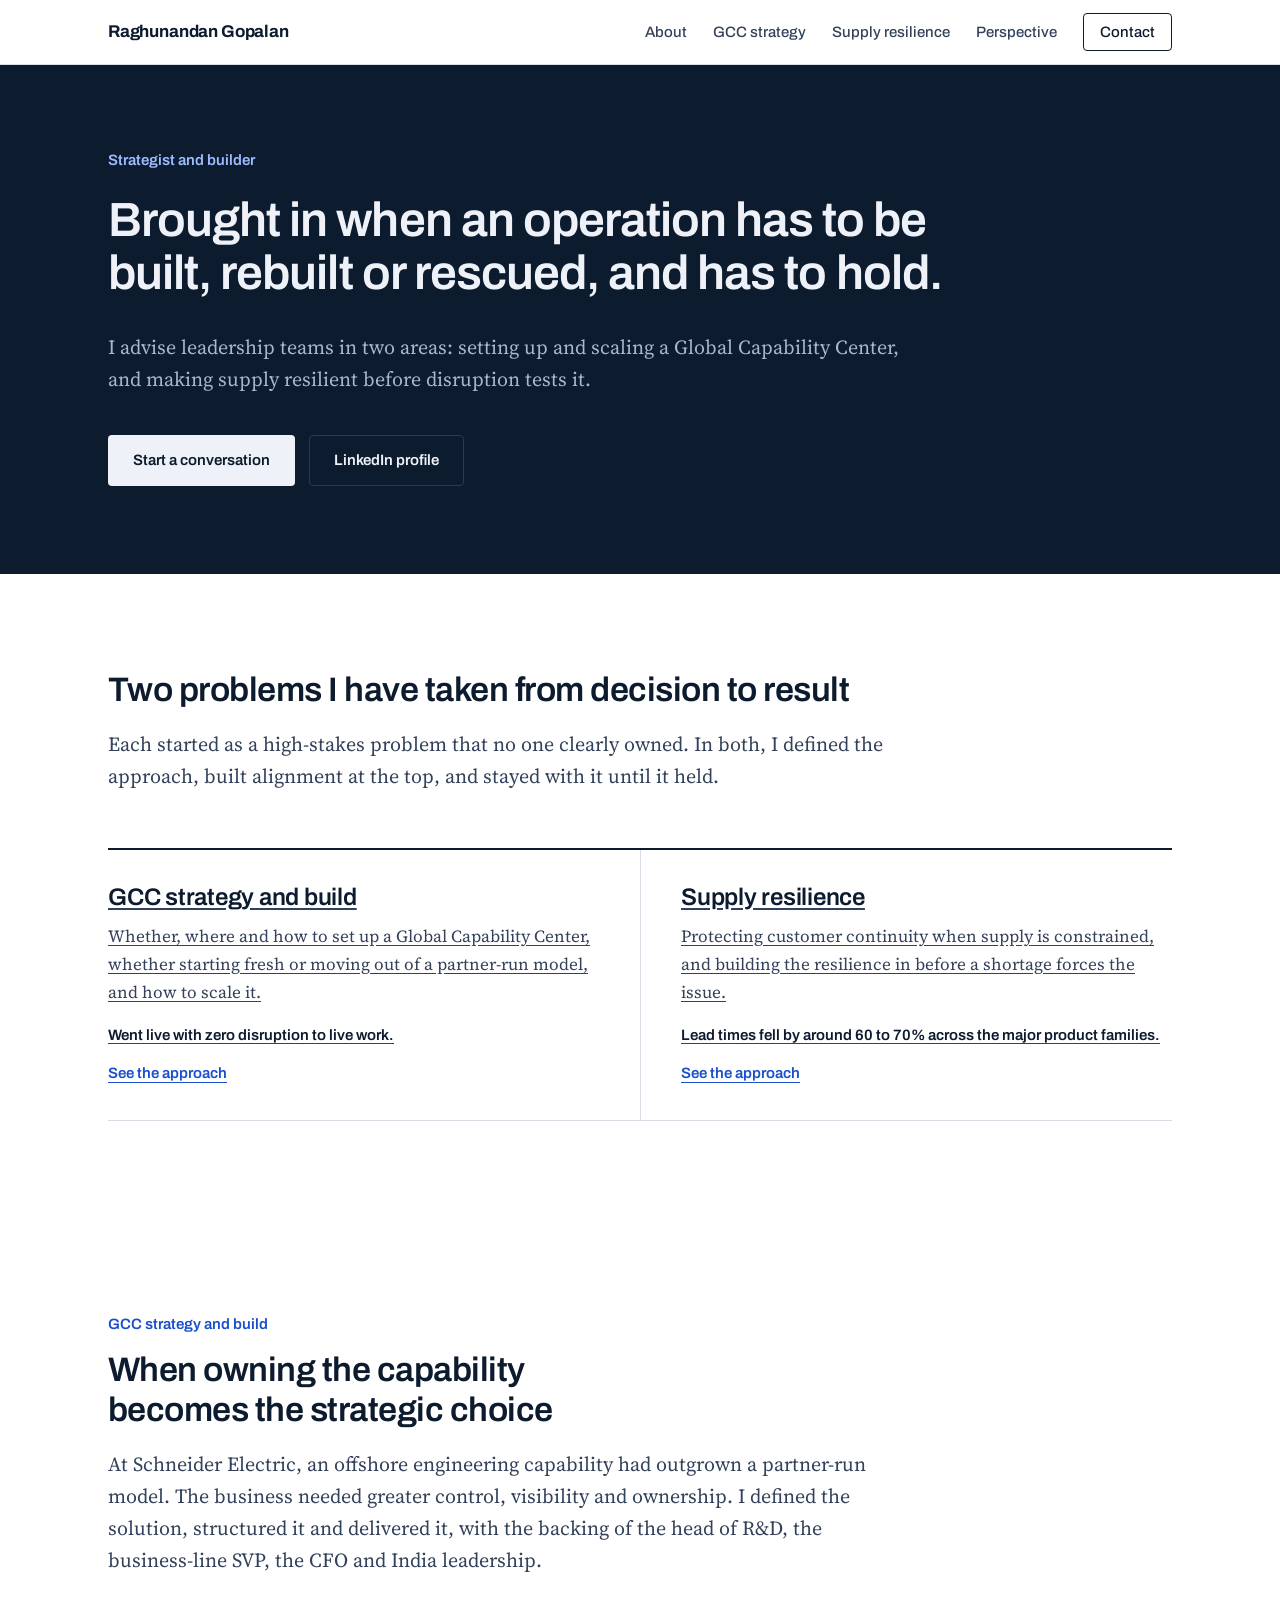
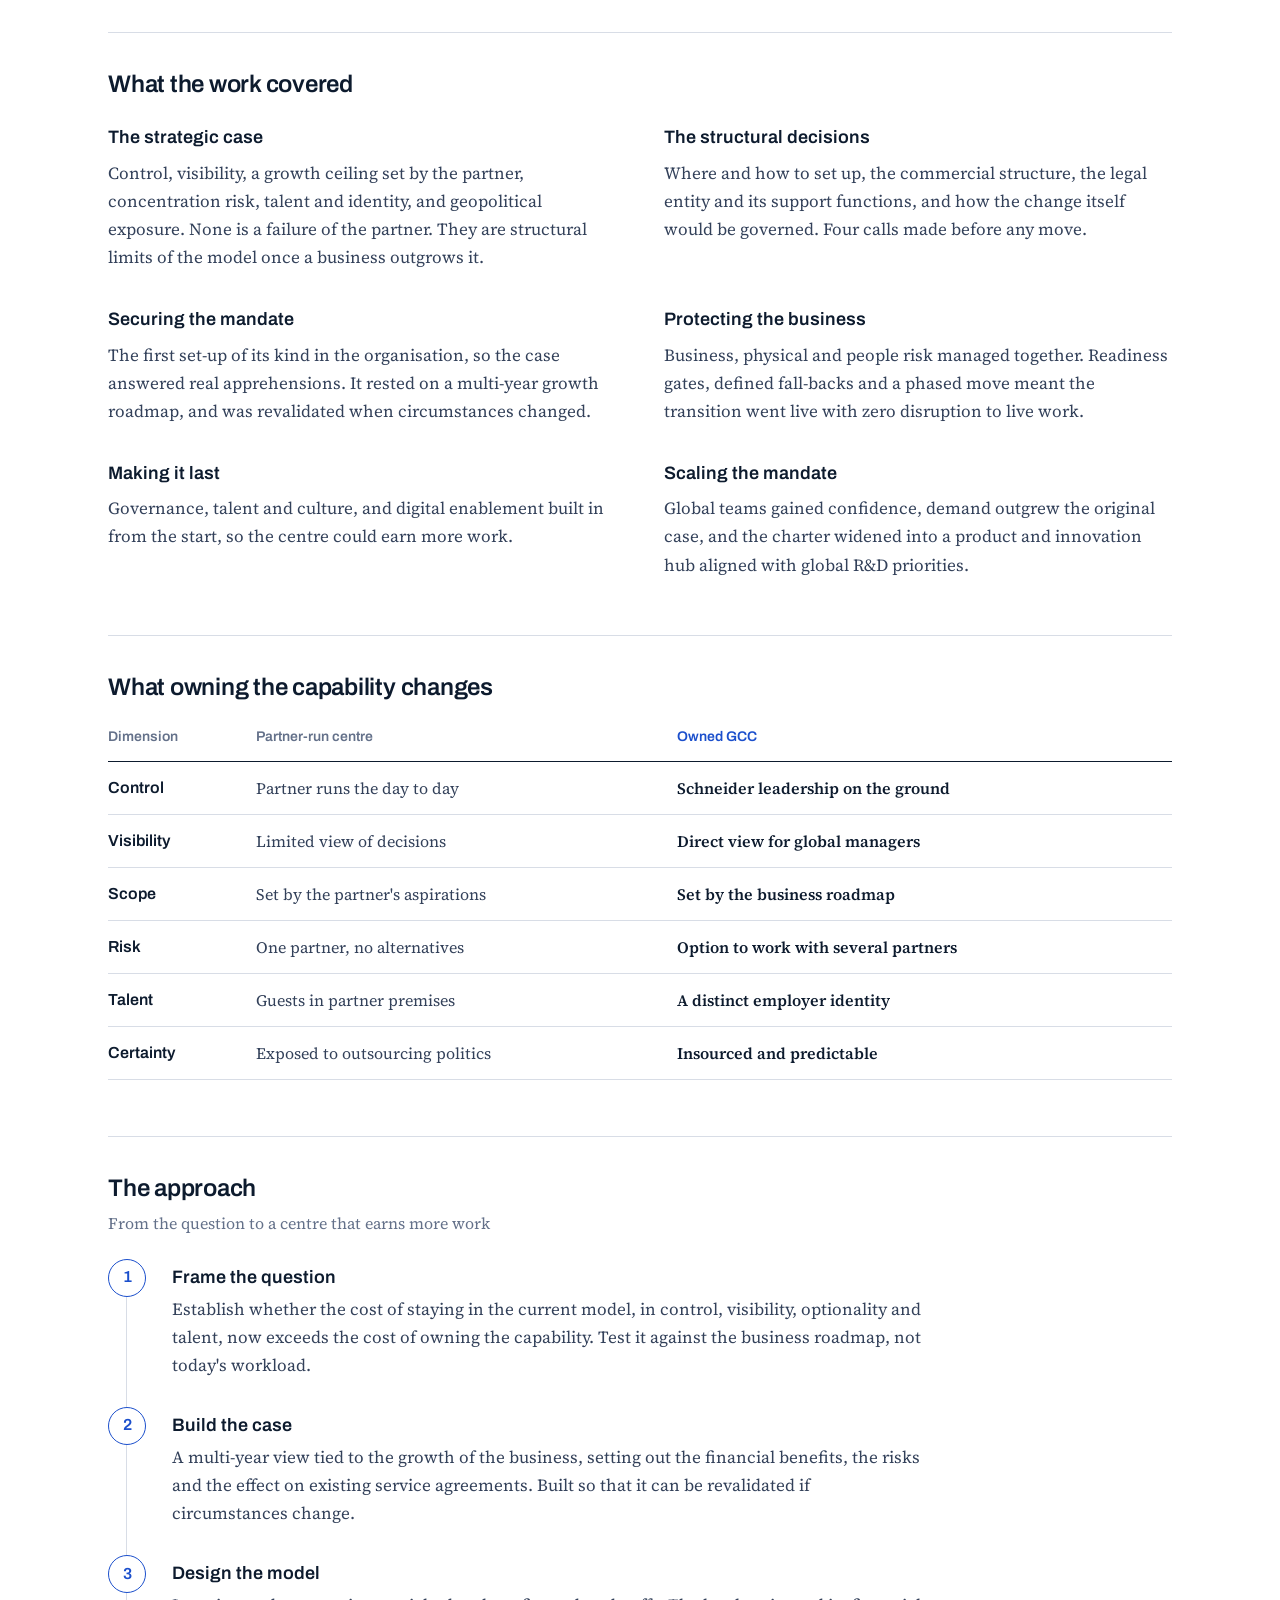
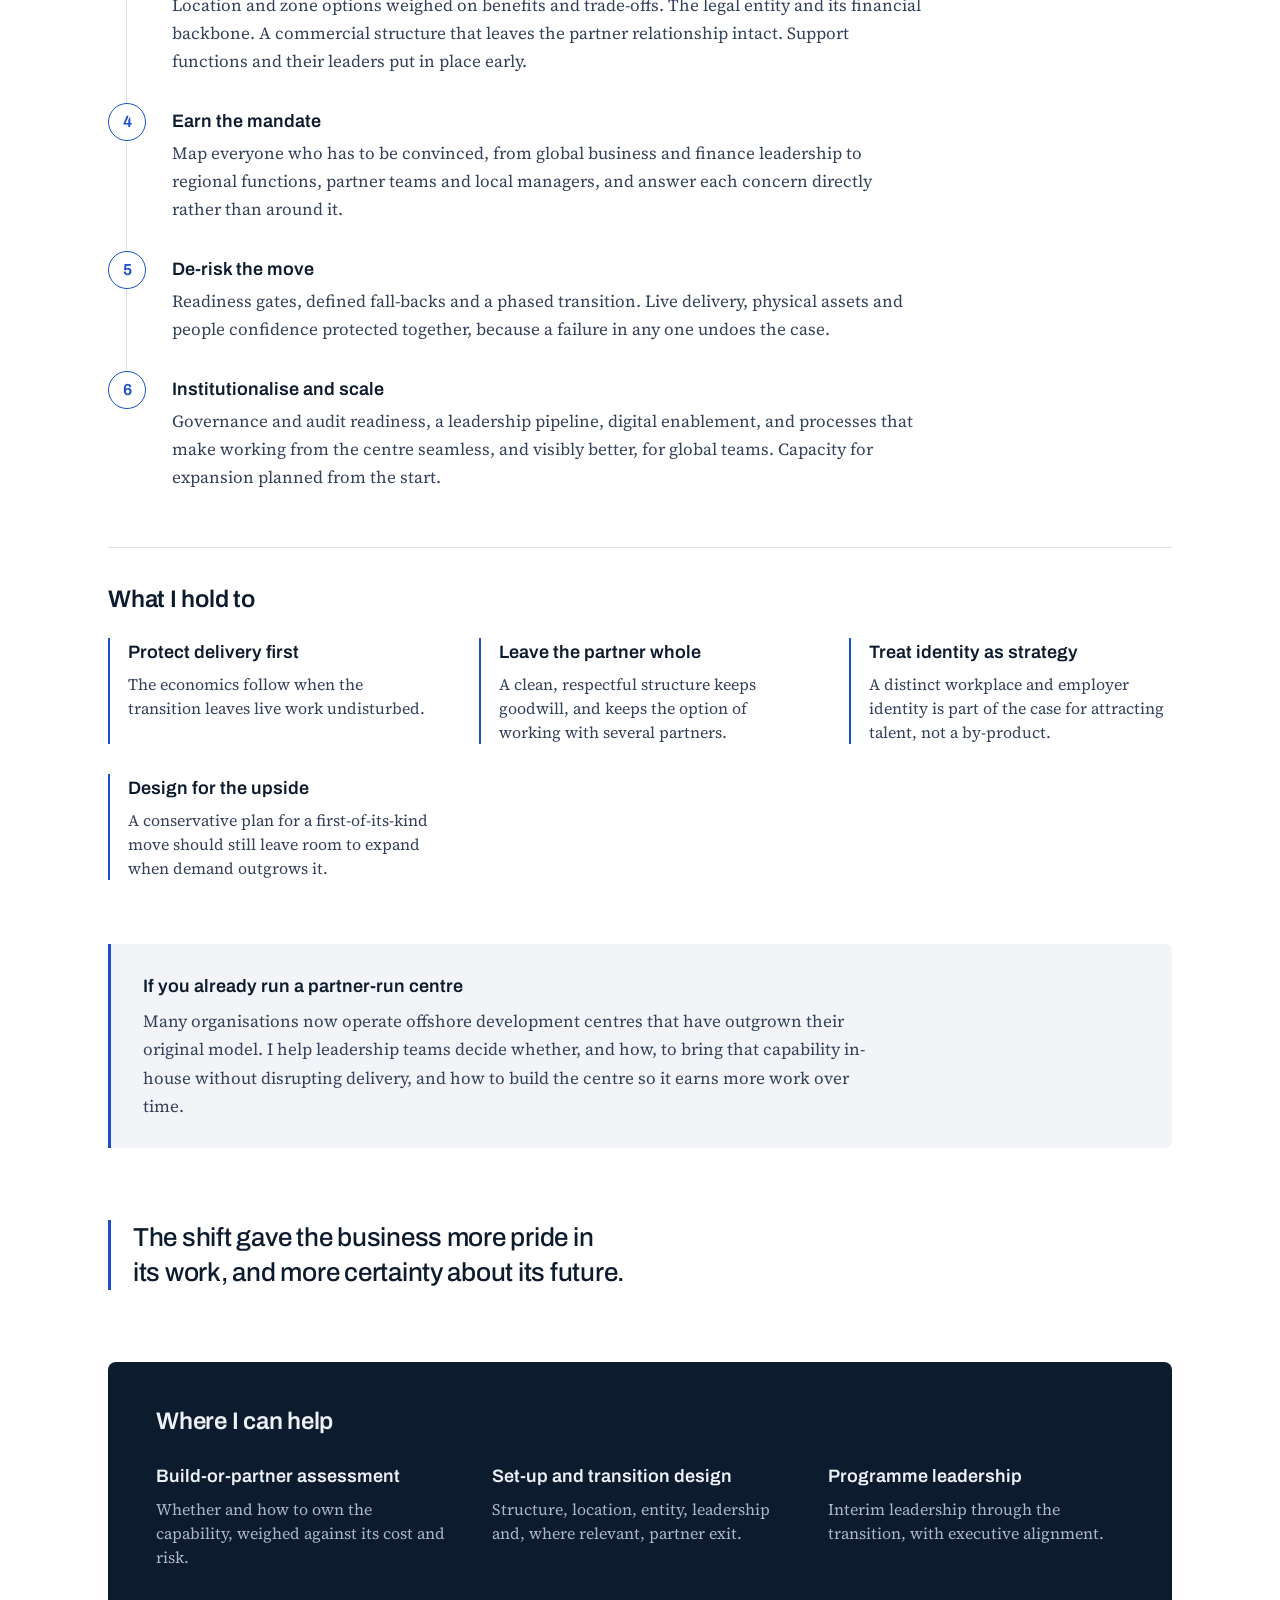
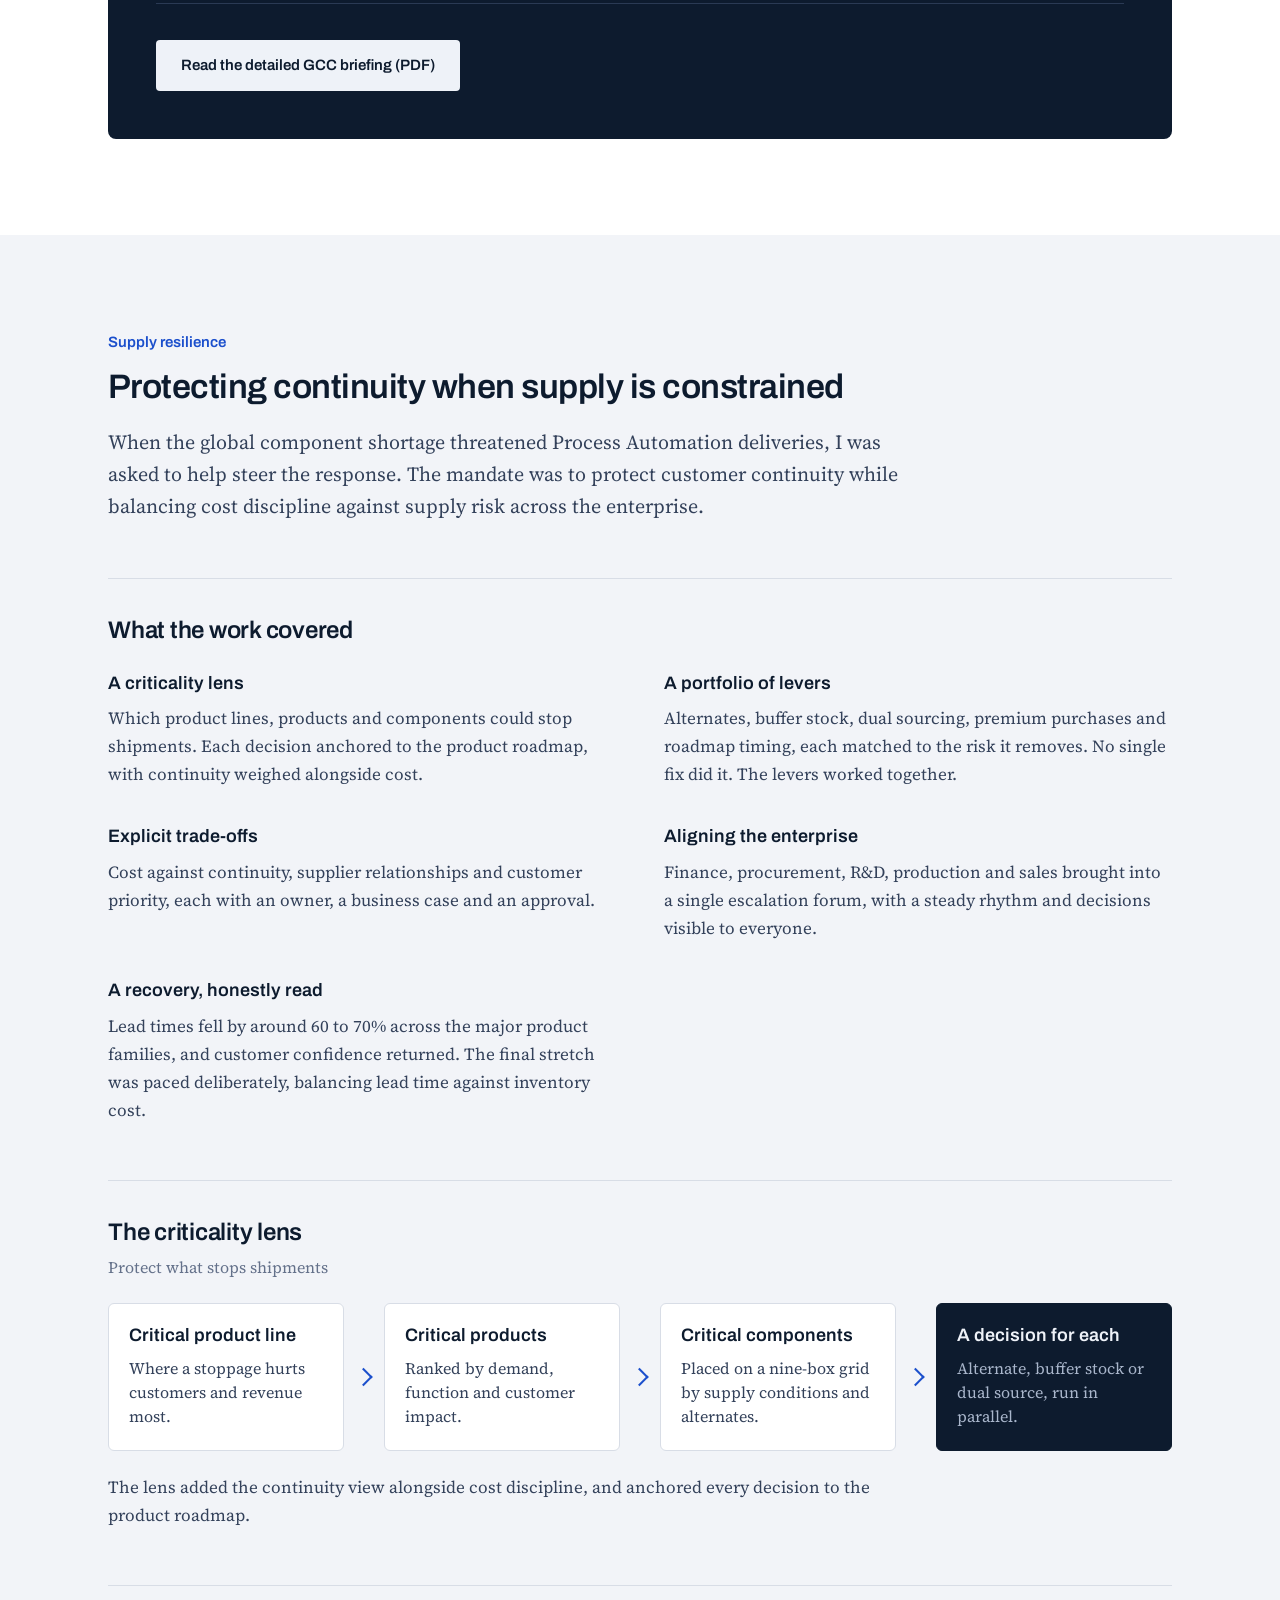
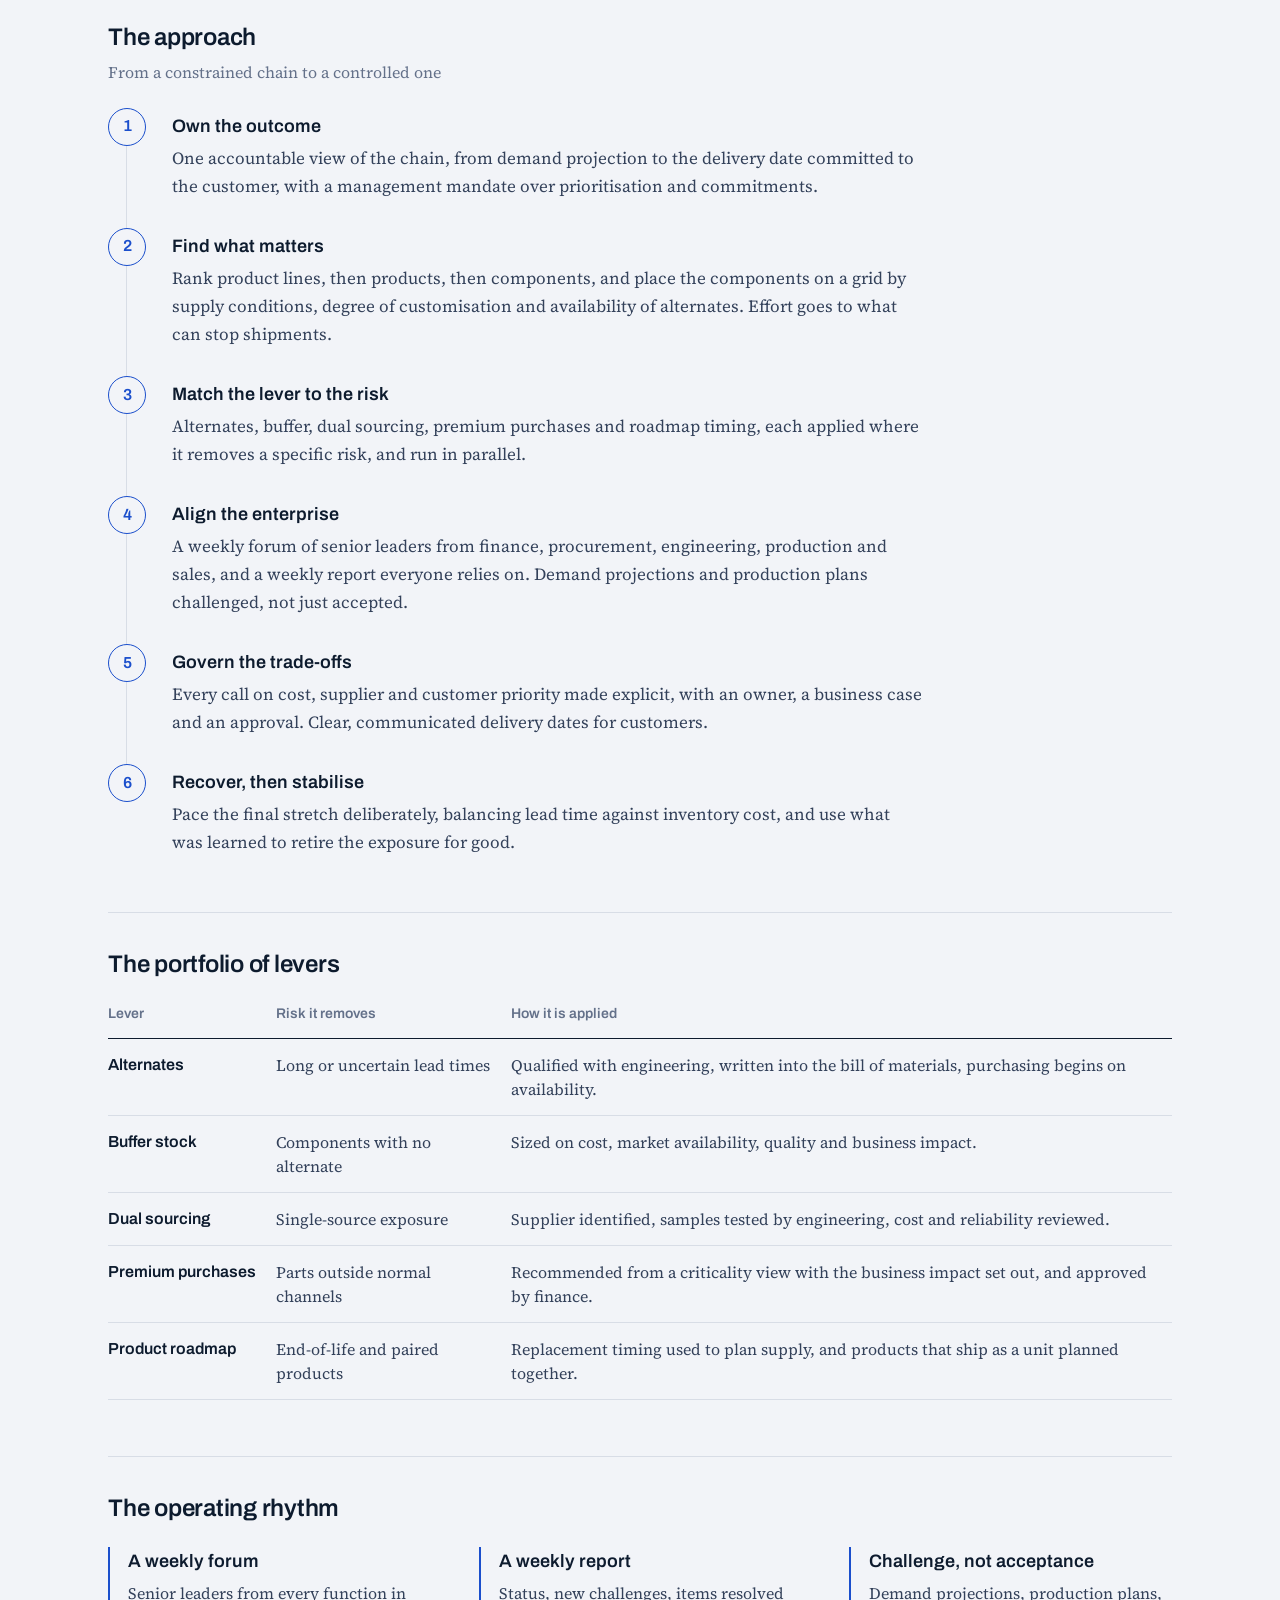
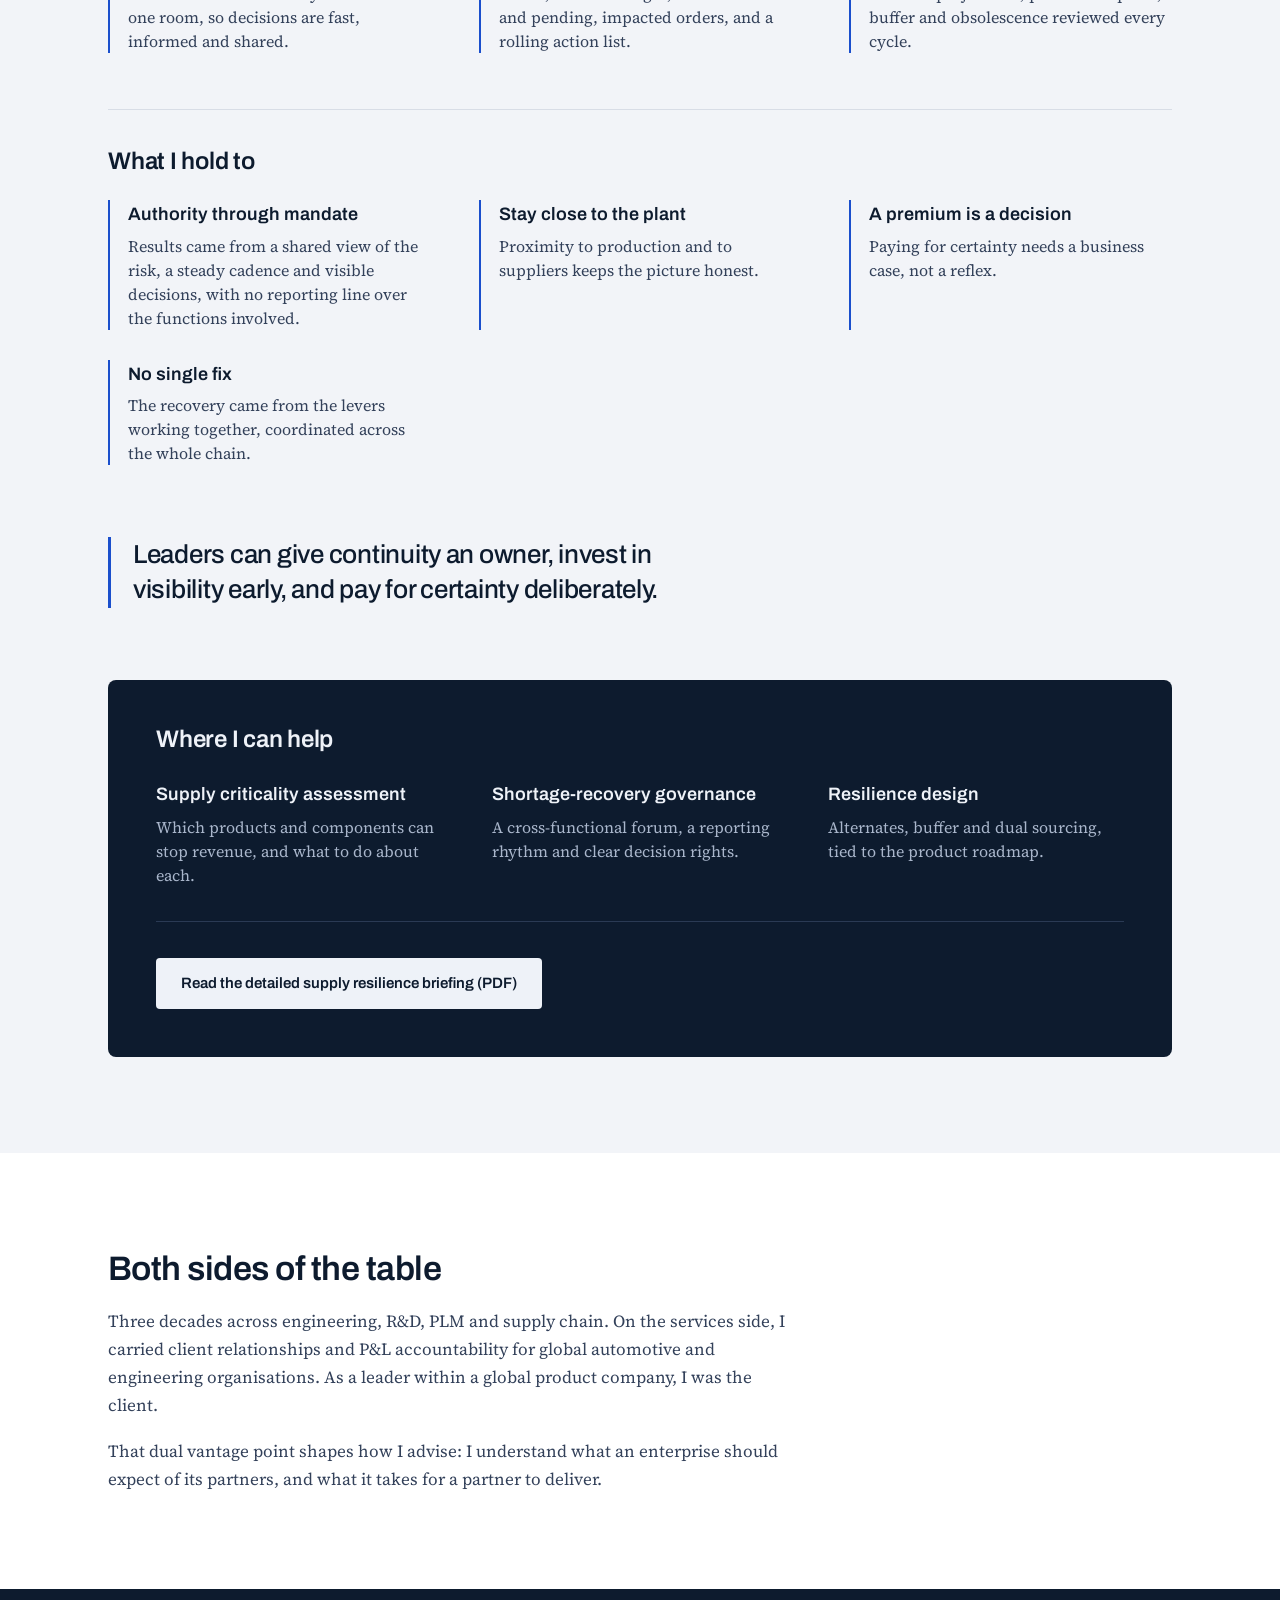
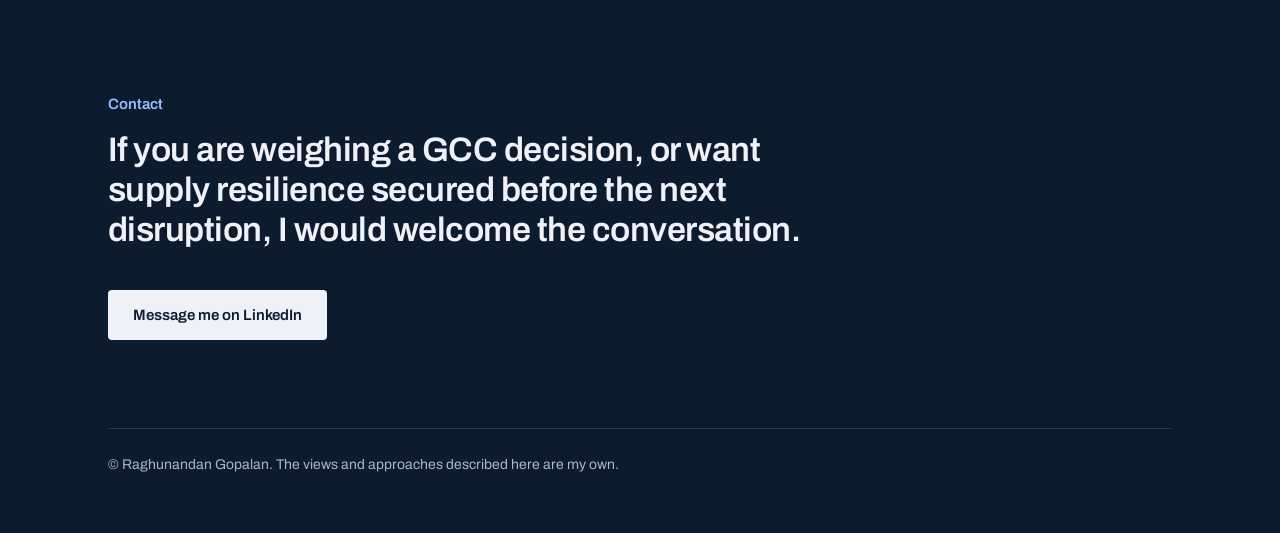
<file: work.html>
<!doctype html>
<html lang="en">
<head>
<meta charset="utf-8">
<meta name="viewport" content="width=device-width, initial-scale=1">
<title>GCC Strategy and Supply Resilience | Raghunandan Gopalan</title>
<meta name="description" content="Strategist and builder. Advising leadership teams on GCC strategy and set-up, and on supply resilience before disruption tests it.">
<meta property="og:title" content="Raghunandan Gopalan | GCC Strategy and Supply Resilience">
<meta property="og:description" content="Leaders bring me in when an operation has to be built, rebuilt or rescued, and has to hold.">
<meta property="og:type" content="website">
<meta property="og:url" content="https://raghu-gopalan.github.io/work.html">
<meta name="color-scheme" content="light dark">
<link rel="icon" href="data:image/svg+xml,%3Csvg xmlns='http://www.w3.org/2000/svg' viewBox='0 0 64 64'%3E%3Crect width='64' height='64' rx='10' fill='%230D1B2E'/%3E%3Ctext x='32' y='42' font-family='Arial,sans-serif' font-weight='700' font-size='26' fill='%23fff' text-anchor='middle'%3ERG%3C/text%3E%3C/svg%3E">
<link rel="preconnect" href="https://fonts.googleapis.com">
<link rel="preconnect" href="https://fonts.gstatic.com" crossorigin>
<link href="https://fonts.googleapis.com/css2?family=Archivo:wght@500;600;700&family=Source+Serif+4:opsz,wght@8..60,400;8..60,600&display=swap" rel="stylesheet">
<style>
:root{--paper:#fff;--wash:#F2F4F8;--ink:#0D1B2E;--body:#33415A;--muted:#64718A;--rule:#D8DDE6;--accent:#1B4FCC;--on-accent:#fff;--deep:#0D1B2E;--on-deep:#EEF2F8;--on-deep-muted:#A9B6CB;--deep-rule:#2A3A54;--deep-accent:#9DBBFF}
@media (prefers-color-scheme:dark){:root{--paper:#0B1420;--wash:#101C2C;--ink:#EEF2F8;--body:#C0CADA;--muted:#8E9BB2;--rule:#233349;--accent:#9DBBFF;--on-accent:#0B1420;--deep:#070E18}}
*{box-sizing:border-box;margin:0;padding:0}
html{scroll-behavior:smooth;-webkit-text-size-adjust:100%}
@media (prefers-reduced-motion:reduce){html{scroll-behavior:auto}}
body{background:var(--paper);color:var(--body);font-family:'Source Serif 4',Georgia,serif;font-size:18px;line-height:1.65}
h1,h2,h3,strong,dt,th,.btn,.kicker,.top,.small{font-family:'Archivo','Helvetica Neue',Arial,sans-serif}
h1,h2,h3,strong,dt{color:var(--ink)}
a{color:var(--accent);text-underline-offset:3px}
main a:not(.btn),footer a:not(.btn){text-decoration:underline}
.areas a,.next a{text-decoration:none}
.areas a .go{text-decoration:underline}
:focus-visible{outline:2px solid var(--accent);outline-offset:3px;border-radius:2px}
.wrap{max-width:1120px;margin:0 auto;padding:0 28px}
[id]{scroll-margin-top:84px}

.top{position:sticky;top:0;z-index:10;background:var(--paper);border-bottom:1px solid var(--rule);font-size:15px}
.top .wrap{display:flex;justify-content:space-between;align-items:center;gap:20px;min-height:64px}
.top a{text-decoration:none;color:var(--body)}
.top a:hover{color:var(--accent)}
.top .name{font-weight:700;color:var(--ink);font-size:17px;letter-spacing:-.01em}
.top nav{display:flex;align-items:center;gap:26px;font-weight:500}
.top nav a.pill{border:1px solid var(--ink);color:var(--ink);padding:7px 16px;border-radius:4px}
.top nav a.pill:hover{background:var(--ink);color:var(--paper)}

.hero{background:var(--deep);color:var(--on-deep-muted)}
.hero .wrap{padding-top:84px;padding-bottom:88px}
.hero .role{font-family:'Archivo',sans-serif;font-weight:500;font-size:16px;color:var(--deep-accent);margin-bottom:22px}
h1{color:var(--on-deep);font-weight:600;font-size:clamp(32px,4.2vw,48px);line-height:1.12;letter-spacing:-.02em;max-width:19em;text-wrap:balance}
.hero .lead{color:var(--on-deep-muted);margin-top:30px}
.lead{font-size:clamp(18px,1.6vw,20px);line-height:1.6;max-width:40em}
.cta{display:flex;flex-wrap:wrap;gap:14px;margin-top:40px}
.btn{display:inline-block;font-weight:600;font-size:15.5px;text-decoration:none;padding:13px 24px;border-radius:4px;border:1.5px solid transparent}
.btn.primary{background:var(--accent);color:var(--on-accent)}
.btn.primary:hover{filter:brightness(1.12)}
.btn.light{background:var(--on-deep);color:#0D1B2E}
.btn.light:hover{background:#fff}
.btn.ghost{border-color:var(--deep-rule);color:var(--on-deep)}
.btn.ghost:hover{border-color:var(--on-deep)}

section{padding:96px 0}
.tint{background:var(--wash)}
.kicker{font-weight:600;font-size:15px;color:var(--accent);margin-bottom:14px}
h2{font-weight:600;font-size:clamp(26px,3vw,34px);line-height:1.18;letter-spacing:-.015em;max-width:24em;margin-bottom:18px;text-wrap:balance}
h3{font-weight:600;font-size:24px;line-height:1.25;letter-spacing:-.01em}

.areas{display:grid;grid-template-columns:1fr 1fr;margin-top:56px;border-top:2px solid var(--ink)}
.areas a{display:block;text-decoration:none;color:inherit;padding:32px 40px 34px 0;border-bottom:1px solid var(--rule)}
.areas a+a{padding-left:40px;padding-right:0;border-left:1px solid var(--rule)}
.areas h3{font-size:24px;margin-bottom:10px}
.areas a:hover h3{color:var(--accent)}
.areas p{font-size:17px}
.areas .result{margin-top:18px;font-family:'Archivo',sans-serif;font-weight:600;font-size:15px;color:var(--ink)}
.areas .go{display:inline-block;margin-top:16px;font-family:'Archivo',sans-serif;font-weight:600;font-size:15px;color:var(--accent);text-decoration:underline;text-underline-offset:4px}

.row{display:grid;grid-template-columns:minmax(0,1fr);gap:24px;margin-top:56px;padding-top:36px;border-top:1px solid var(--rule)}
.row-head p{font-size:16px;line-height:1.45;color:var(--muted);margin-top:8px}
.facts{display:grid;grid-template-columns:1fr 1fr;gap:34px 48px}
.facts dt{font-weight:600;font-size:18px;margin-bottom:6px}
.facts dd{font-size:17px}
.steps{list-style:none;counter-reset:s;max-width:48em}
.steps li{counter-increment:s;display:grid;grid-template-columns:44px minmax(0,1fr);gap:20px;padding-bottom:28px;position:relative}
.steps li::before{content:counter(s);font-family:'Archivo',sans-serif;font-weight:600;font-size:16px;width:36px;height:36px;border:1.5px solid var(--accent);color:var(--accent);background:var(--paper);border-radius:50%;display:flex;align-items:center;justify-content:center;position:relative;z-index:1}
.tint .steps li::before{background:var(--wash)}
.steps li::after{content:"";position:absolute;left:17.5px;top:36px;bottom:0;width:1px;background:var(--rule)}
.steps li:last-child{padding-bottom:0}.steps li:last-child::after{display:none}
.steps strong{display:block;font-size:18px;font-weight:600;line-height:36px}
.steps p{font-size:17px}
.principles{list-style:none;display:grid;grid-template-columns:repeat(auto-fit,minmax(280px,1fr));gap:30px 48px}
.principles li{border-left:2px solid var(--accent);padding-left:18px}
.principles strong{display:block;font-size:18px;font-weight:600;margin-bottom:4px}
.principles span{display:block;font-size:16.5px;line-height:1.55}
.table-scroll{overflow-x:auto}
.levers{width:100%;min-width:560px;border-collapse:collapse;font-size:16.5px;line-height:1.5}
.levers th,.levers td{text-align:left;vertical-align:top;padding:14px 20px 14px 0;border-bottom:1px solid var(--rule)}
.levers thead th{font-size:14px;font-weight:600;color:var(--muted);border-bottom:1.5px solid var(--ink);padding-top:0}
.levers td:first-child{font-family:'Archivo',sans-serif;font-weight:600;color:var(--ink);white-space:nowrap}
.note{margin-top:64px;background:var(--wash);border-left:3px solid var(--accent);padding:28px 32px;border-radius:0 6px 6px 0}
.note strong{display:block;font-size:18px;margin-bottom:6px}
.note p{max-width:44em;font-size:17px}
.callout{margin:72px 0 0;font-family:'Archivo',sans-serif;font-weight:500;font-size:clamp(21px,2.2vw,26px);line-height:1.35;letter-spacing:-.01em;color:var(--ink);max-width:30em;border-left:3px solid var(--accent);padding-left:22px;text-wrap:balance}
.panel{margin-top:72px;background:var(--deep);color:var(--on-deep-muted);border-radius:8px;padding:44px 48px 48px}
.panel h3{color:var(--on-deep);font-size:24px;margin-bottom:26px}
.help{list-style:none;display:grid;grid-template-columns:repeat(auto-fit,minmax(220px,1fr));gap:28px 40px;margin-bottom:36px;padding-bottom:34px;border-bottom:1px solid var(--deep-rule)}
.help strong{display:block;color:var(--on-deep);font-size:18px;font-weight:600;margin-bottom:6px}
.help span{display:block;font-size:16.5px;line-height:1.55}

.split{display:grid;grid-template-columns:minmax(0,1fr);gap:18px}
.split h2{margin:0}
.split p{max-width:40em}.split p+p{margin-top:18px}

footer{background:var(--deep);color:var(--on-deep-muted);padding:104px 0 56px}
footer .kicker{color:var(--deep-accent)}
footer h2{color:var(--on-deep);max-width:26em}
footer .small{margin-top:88px;padding-top:24px;border-top:1px solid var(--deep-rule);font-size:14px}

@media (max-width:860px){
  body{font-size:17px}
  .wrap{padding:0 22px}
  .top nav{gap:16px}.top nav a.hide-s{display:none}
  .hero .wrap{padding-top:64px;padding-bottom:72px}
  section{padding:64px 0}
  .areas{grid-template-columns:1fr}
  .areas a,.areas a+a{padding:28px 0;border-left:0}
  .row,.split{grid-template-columns:minmax(0,1fr);gap:22px}
  .row{margin-top:48px}
  .facts{grid-template-columns:1fr;gap:26px}
  .panel{padding:30px 24px 32px}
  .note{padding:24px 22px}
  footer{padding:72px 0 40px}
}

.flow{list-style:none;display:grid;grid-template-columns:repeat(4,minmax(0,1fr));gap:40px}
.flow li{position:relative;border:1px solid var(--rule);border-radius:6px;padding:20px 20px 22px;background:var(--paper)}
.flow li:not(:last-child)::after{content:"";position:absolute;right:-27px;top:50%;width:11px;height:11px;border-top:2px solid var(--accent);border-right:2px solid var(--accent);transform:translateY(-50%) rotate(45deg)}
.flow li:last-child{background:var(--deep);border-color:var(--deep);color:var(--on-deep-muted)}
.flow li:last-child strong{color:var(--on-deep)}
.flow strong{display:block;font-size:17px;font-weight:600;line-height:1.3;margin-bottom:8px}
.flow span{display:block;font-size:16px;line-height:1.5}
.figure-note{margin-top:22px;font-size:17px;max-width:46em}
.compare td:last-child{color:var(--ink);font-weight:600}
.compare thead th:last-child{color:var(--accent)}
@media (max-width:860px){.flow{grid-template-columns:1fr;gap:34px}.flow li:not(:last-child)::after{right:auto;left:50%;top:auto;bottom:-23px;transform:translateX(-50%) rotate(135deg)}}

/* one type scale for both pages */
body{font-size:17px}
strong{font-weight:600}
.facts dt,.steps strong,.principles strong,.flow strong,.help strong,.next strong,.note strong{font-size:18px;font-weight:600}
.facts dd,.steps p,.note p,.split p,.prose p,.figure-note,.areas p{font-size:17px;line-height:1.65}
.principles span,.help span,.flow span,.next span,.levers,.glance dd,.row-head p{font-size:16px;line-height:1.5}
.kicker,.hero .role,.top,.btn,.areas .go,.areas .result{font-size:15px;line-height:1.5}
.hero .role{font-weight:600}
</style>
</head>
<body id="top">
<header class="top"><div class="wrap">
  <a class="name" href="index.html">Raghunandan Gopalan</a>
  <nav aria-label="Sections">
    <a class="hide-s" href="index.html">About</a>
    <a class="hide-s" href="#gcc">GCC strategy</a>
    <a class="hide-s" href="#supply">Supply resilience</a>
    <a class="hide-s" href="#perspective">Perspective</a>
    <a class="pill" href="#contact">Contact</a>
  </nav>
</div></header>

<main>
<div class="hero"><div class="wrap">
  <p class="role">Strategist and builder</p>
  <h1>Brought in when an operation has to be built, rebuilt or rescued, and has to hold.</h1>
  <p class="lead">I advise leadership teams in two areas: setting up and scaling a Global Capability Center, and making supply resilient before disruption tests it.</p>
  <div class="cta">
    <a class="btn light" href="#contact">Start a conversation</a>
    <a class="btn ghost" href="https://www.linkedin.com/in/raghug/" rel="noopener">LinkedIn profile</a>
  </div>
</div></div>

<section><div class="wrap">
  <h2>Two problems I have taken from decision to result</h2>
  <p class="lead">Each started as a high-stakes problem that no one clearly owned. In both, I defined the approach, built alignment at the top, and stayed with it until it held.</p>
  <div class="areas">
    <a href="#gcc"><h3>GCC strategy and build</h3>
      <p>Whether, where and how to set up a Global Capability Center, whether starting fresh or moving out of a partner-run model, and how to scale it.</p>
      <p class="result">Went live with zero disruption to live work.</p>
      <span class="go">See the approach</span></a>
    <a href="#supply"><h3>Supply resilience</h3>
      <p>Protecting customer continuity when supply is constrained, and building the resilience in before a shortage forces the issue.</p>
      <p class="result">Lead times fell by around 60 to 70% across the major product families.</p>
      <span class="go">See the approach</span></a>
  </div>
</div></section>

<section class="area" id="gcc"><div class="wrap">
<p class="kicker">GCC strategy and build</p><h2>When owning the capability becomes the strategic choice</h2><p class="lead">At Schneider Electric, an offshore engineering capability had outgrown a partner-run model. The business needed greater control, visibility and ownership. I defined the solution, structured it and delivered it, with the backing of the head of R&amp;D, the business-line SVP, the CFO and India leadership.</p>
<div class="row"><div class="row-head"><h3>What the work covered</h3></div><div class="row-body"><dl class="facts"><div><dt>The strategic case</dt><dd>Control, visibility, a growth ceiling set by the partner, concentration risk, talent and identity, and geopolitical exposure. None is a failure of the partner. They are structural limits of the model once a business outgrows it.</dd></div><div><dt>The structural decisions</dt><dd>Where and how to set up, the commercial structure, the legal entity and its support functions, and how the change itself would be governed. Four calls made before any move.</dd></div><div><dt>Securing the mandate</dt><dd>The first set-up of its kind in the organisation, so the case answered real apprehensions. It rested on a multi-year growth roadmap, and was revalidated when circumstances changed.</dd></div><div><dt>Protecting the business</dt><dd>Business, physical and people risk managed together. Readiness gates, defined fall-backs and a phased move meant the transition went live with zero disruption to live work.</dd></div><div><dt>Making it last</dt><dd>Governance, talent and culture, and digital enablement built in from the start, so the centre could earn more work.</dd></div><div><dt>Scaling the mandate</dt><dd>Global teams gained confidence, demand outgrew the original case, and the charter widened into a product and innovation hub aligned with global R&amp;D priorities.</dd></div></dl></div></div>
<div class="row"><div class="row-head"><h3>What owning the capability changes</h3></div><div class="row-body"><div class="table-scroll"><table class="levers compare">
<thead><tr><th scope="col">Dimension</th><th scope="col">Partner-run centre</th><th scope="col">Owned GCC</th></tr></thead><tbody>
<tr><td>Control</td><td>Partner runs the day to day</td><td>Schneider leadership on the ground</td></tr>
<tr><td>Visibility</td><td>Limited view of decisions</td><td>Direct view for global managers</td></tr>
<tr><td>Scope</td><td>Set by the partner's aspirations</td><td>Set by the business roadmap</td></tr>
<tr><td>Risk</td><td>One partner, no alternatives</td><td>Option to work with several partners</td></tr>
<tr><td>Talent</td><td>Guests in partner premises</td><td>A distinct employer identity</td></tr>
<tr><td>Certainty</td><td>Exposed to outsourcing politics</td><td>Insourced and predictable</td></tr>
</tbody></table></div></div></div>
<div class="row"><div class="row-head"><h3>The approach</h3><p>From the question to a centre that earns more work</p></div><div class="row-body"><ol class="steps"><li><div><strong>Frame the question</strong><p>Establish whether the cost of staying in the current model, in control, visibility, optionality and talent, now exceeds the cost of owning the capability. Test it against the business roadmap, not today's workload.</p></div></li><li><div><strong>Build the case</strong><p>A multi-year view tied to the growth of the business, setting out the financial benefits, the risks and the effect on existing service agreements. Built so that it can be revalidated if circumstances change.</p></div></li><li><div><strong>Design the model</strong><p>Location and zone options weighed on benefits and trade-offs. The legal entity and its financial backbone. A commercial structure that leaves the partner relationship intact. Support functions and their leaders put in place early.</p></div></li><li><div><strong>Earn the mandate</strong><p>Map everyone who has to be convinced, from global business and finance leadership to regional functions, partner teams and local managers, and answer each concern directly rather than around it.</p></div></li><li><div><strong>De-risk the move</strong><p>Readiness gates, defined fall-backs and a phased transition. Live delivery, physical assets and people confidence protected together, because a failure in any one undoes the case.</p></div></li><li><div><strong>Institutionalise and scale</strong><p>Governance and audit readiness, a leadership pipeline, digital enablement, and processes that make working from the centre seamless, and visibly better, for global teams. Capacity for expansion planned from the start.</p></div></li></ol></div></div>
<div class="row"><div class="row-head"><h3>What I hold to</h3></div><div class="row-body"><ul class="principles"><li><strong>Protect delivery first</strong><span>The economics follow when the transition leaves live work undisturbed.</span></li><li><strong>Leave the partner whole</strong><span>A clean, respectful structure keeps goodwill, and keeps the option of working with several partners.</span></li><li><strong>Treat identity as strategy</strong><span>A distinct workplace and employer identity is part of the case for attracting talent, not a by-product.</span></li><li><strong>Design for the upside</strong><span>A conservative plan for a first-of-its-kind move should still leave room to expand when demand outgrows it.</span></li></ul></div></div>
<aside class="note"><strong>If you already run a partner-run centre</strong><p>Many organisations now operate offshore development centres that have outgrown their original model. I help leadership teams decide whether, and how, to bring that capability in-house without disrupting delivery, and how to build the centre so it earns more work over time.</p></aside>
<blockquote class="callout">The shift gave the business more pride in its work, and more certainty about its future.</blockquote>
<div class="panel"><h3>Where I can help</h3><ul class="help"><li><strong>Build-or-partner assessment</strong><span>Whether and how to own the capability, weighed against its cost and risk.</span></li><li><strong>Set-up and transition design</strong><span>Structure, location, entity, leadership and, where relevant, partner exit.</span></li><li><strong>Programme leadership</strong><span>Interim leadership through the transition, with executive alignment.</span></li></ul><a class="btn light" href="assets/Raghunandan-Gopalan-GCC-Briefing.pdf">Read the detailed GCC briefing (PDF)</a></div>
</div></section>

<section class="area tint" id="supply"><div class="wrap">
<p class="kicker">Supply resilience</p><h2>Protecting continuity when supply is constrained</h2><p class="lead">When the global component shortage threatened Process Automation deliveries, I was asked to help steer the response. The mandate was to protect customer continuity while balancing cost discipline against supply risk across the enterprise.</p>
<div class="row"><div class="row-head"><h3>What the work covered</h3></div><div class="row-body"><dl class="facts"><div><dt>A criticality lens</dt><dd>Which product lines, products and components could stop shipments. Each decision anchored to the product roadmap, with continuity weighed alongside cost.</dd></div><div><dt>A portfolio of levers</dt><dd>Alternates, buffer stock, dual sourcing, premium purchases and roadmap timing, each matched to the risk it removes. No single fix did it. The levers worked together.</dd></div><div><dt>Explicit trade-offs</dt><dd>Cost against continuity, supplier relationships and customer priority, each with an owner, a business case and an approval.</dd></div><div><dt>Aligning the enterprise</dt><dd>Finance, procurement, R&amp;D, production and sales brought into a single escalation forum, with a steady rhythm and decisions visible to everyone.</dd></div><div><dt>A recovery, honestly read</dt><dd>Lead times fell by around 60 to 70% across the major product families, and customer confidence returned. The final stretch was paced deliberately, balancing lead time against inventory cost.</dd></div></dl></div></div>
<div class="row"><div class="row-head"><h3>The criticality lens</h3><p>Protect what stops shipments</p></div><div class="row-body"><ol class="flow">
<li><strong>Critical product line</strong><span>Where a stoppage hurts customers and revenue most.</span></li>
<li><strong>Critical products</strong><span>Ranked by demand, function and customer impact.</span></li>
<li><strong>Critical components</strong><span>Placed on a nine-box grid by supply conditions and alternates.</span></li>
<li><strong>A decision for each</strong><span>Alternate, buffer stock or dual source, run in parallel.</span></li>
</ol><p class="figure-note">The lens added the continuity view alongside cost discipline, and anchored every decision to the product roadmap.</p></div></div>
<div class="row"><div class="row-head"><h3>The approach</h3><p>From a constrained chain to a controlled one</p></div><div class="row-body"><ol class="steps"><li><div><strong>Own the outcome</strong><p>One accountable view of the chain, from demand projection to the delivery date committed to the customer, with a management mandate over prioritisation and commitments.</p></div></li><li><div><strong>Find what matters</strong><p>Rank product lines, then products, then components, and place the components on a grid by supply conditions, degree of customisation and availability of alternates. Effort goes to what can stop shipments.</p></div></li><li><div><strong>Match the lever to the risk</strong><p>Alternates, buffer, dual sourcing, premium purchases and roadmap timing, each applied where it removes a specific risk, and run in parallel.</p></div></li><li><div><strong>Align the enterprise</strong><p>A weekly forum of senior leaders from finance, procurement, engineering, production and sales, and a weekly report everyone relies on. Demand projections and production plans challenged, not just accepted.</p></div></li><li><div><strong>Govern the trade-offs</strong><p>Every call on cost, supplier and customer priority made explicit, with an owner, a business case and an approval. Clear, communicated delivery dates for customers.</p></div></li><li><div><strong>Recover, then stabilise</strong><p>Pace the final stretch deliberately, balancing lead time against inventory cost, and use what was learned to retire the exposure for good.</p></div></li></ol></div></div>
<div class="row"><div class="row-head"><h3>The portfolio of levers</h3></div><div class="row-body"><div class="table-scroll"><table class="levers">
        <thead><tr><th scope="col">Lever</th><th scope="col">Risk it removes</th><th scope="col">How it is applied</th></tr></thead><tbody>
        <tr><td>Alternates</td><td>Long or uncertain lead times</td><td>Qualified with engineering, written into the bill of materials, purchasing begins on availability.</td></tr>
        <tr><td>Buffer stock</td><td>Components with no alternate</td><td>Sized on cost, market availability, quality and business impact.</td></tr>
        <tr><td>Dual sourcing</td><td>Single-source exposure</td><td>Supplier identified, samples tested by engineering, cost and reliability reviewed.</td></tr>
        <tr><td>Premium purchases</td><td>Parts outside normal channels</td><td>Recommended from a criticality view with the business impact set out, and approved by finance.</td></tr>
        <tr><td>Product roadmap</td><td>End-of-life and paired products</td><td>Replacement timing used to plan supply, and products that ship as a unit planned together.</td></tr>
      </tbody></table></div></div></div>
<div class="row"><div class="row-head"><h3>The operating rhythm</h3></div><div class="row-body"><ul class="principles"><li><strong>A weekly forum</strong><span>Senior leaders from every function in one room, so decisions are fast, informed and shared.</span></li><li><strong>A weekly report</strong><span>Status, new challenges, items resolved and pending, impacted orders, and a rolling action list.</span></li><li><strong>Challenge, not acceptance</strong><span>Demand projections, production plans, buffer and obsolescence reviewed every cycle.</span></li></ul></div></div>
<div class="row"><div class="row-head"><h3>What I hold to</h3></div><div class="row-body"><ul class="principles"><li><strong>Authority through mandate</strong><span>Results came from a shared view of the risk, a steady cadence and visible decisions, with no reporting line over the functions involved.</span></li><li><strong>Stay close to the plant</strong><span>Proximity to production and to suppliers keeps the picture honest.</span></li><li><strong>A premium is a decision</strong><span>Paying for certainty needs a business case, not a reflex.</span></li><li><strong>No single fix</strong><span>The recovery came from the levers working together, coordinated across the whole chain.</span></li></ul></div></div>
<blockquote class="callout">Leaders can give continuity an owner, invest in visibility early, and pay for certainty deliberately.</blockquote>
<div class="panel"><h3>Where I can help</h3><ul class="help"><li><strong>Supply criticality assessment</strong><span>Which products and components can stop revenue, and what to do about each.</span></li><li><strong>Shortage-recovery governance</strong><span>A cross-functional forum, a reporting rhythm and clear decision rights.</span></li><li><strong>Resilience design</strong><span>Alternates, buffer and dual sourcing, tied to the product roadmap.</span></li></ul><a class="btn light" href="assets/Raghunandan-Gopalan-Supply-Resilience-Briefing.pdf">Read the detailed supply resilience briefing (PDF)</a></div>
</div></section>

<section id="perspective"><div class="wrap split">
  <h2>Both sides of the table</h2>
  <div><p>Three decades across engineering, R&amp;D, PLM and supply chain. On the services side, I carried client relationships and P&amp;L accountability for global automotive and engineering organisations. As a leader within a global product company, I was the client.</p><p>That dual vantage point shapes how I advise: I understand what an enterprise should expect of its partners, and what it takes for a partner to deliver.</p></div>
</div></section>
</main>

<footer id="contact"><div class="wrap">
  <p class="kicker">Contact</p>
  <h2>If you are weighing a GCC decision, or want supply resilience secured before the next disruption, I would welcome the conversation.</h2>
  <div class="cta"><a class="btn light" href="https://www.linkedin.com/in/raghug/" rel="noopener">Message me on LinkedIn</a></div>
  <p class="small">&copy; Raghunandan Gopalan. The views and approaches described here are my own.</p>
</div></footer>
</body>
</html>
</file>
